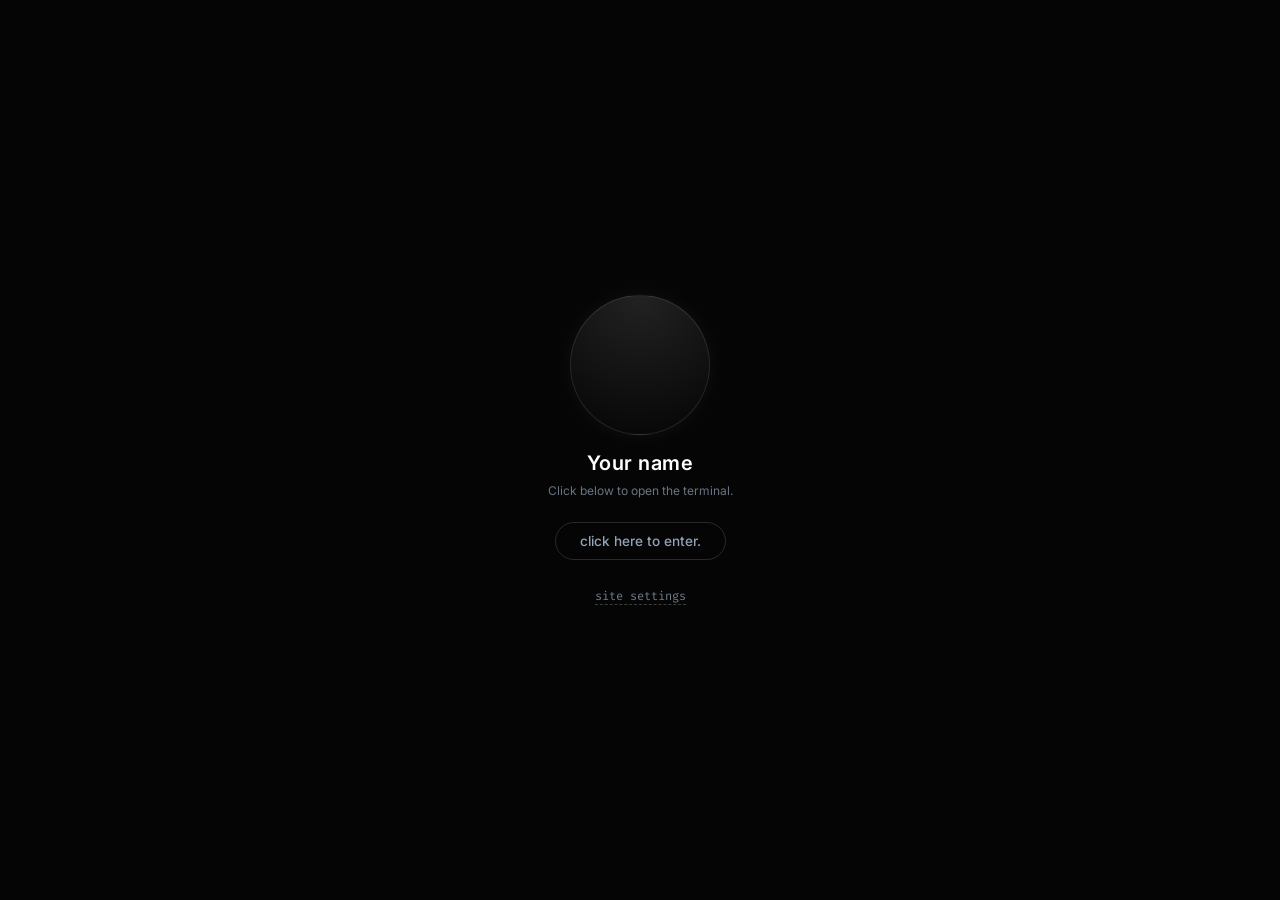
<file: index.html>
<!DOCTYPE html>
<html lang="en">
  <head>
    <meta charset="UTF-8" />
    <meta name="viewport" content="width=device-width, initial-scale=1" />
    <meta name="description" content="tiny terminal-themed link page" />
    <meta name="theme-color" content="#0d0d0d" />
    <title>Bio link</title>
    <link rel="preconnect" href="https://fonts.googleapis.com" />
    <link rel="preconnect" href="https://fonts.gstatic.com" crossorigin />
    <link
      href="https://fonts.googleapis.com/css2?family=Fira+Code:wght@400;500;600&family=Inter:wght@400;500;700&display=swap"
      rel="stylesheet"
    />
    <link rel="stylesheet" href="styles.css" />
  </head>
  <body>
    <div id="entry-overlay" class="entry-overlay">
      <div class="entry-content">
        <div class="avatar-container">
          <img src="" alt="" class="avatar" id="avatar-img" />
        </div>
        <h1 class="entry-title" id="entry-title"></h1>
        <p class="entry-subtitle" id="entry-subtitle"></p>
        <button id="btn-enter" class="btn-enter">click here to enter.</button>
        <a href="settings.html" class="entry-settings-link">site settings</a>
      </div>
    </div>

    <div class="bg-gradient" aria-hidden="true"></div>
    <div class="bg-noise" aria-hidden="true"></div>

    <main class="container">
      <header class="header">
        <h1 class="logo" id="site-brand">bio.link</h1>
        <p class="subtitle">Secure connection established.</p>
      </header>

      <section class="terminal-wrapper" role="region" aria-label="Terminal">
        <div class="terminal-header" aria-hidden="true">
          <div class="window-controls">
            <span class="control close"></span>
            <span class="control minimize"></span>
            <span class="control maximize"></span>
          </div>
          <div class="window-title">guest@bio:~</div>
        </div>

        <div class="terminal-body" id="terminal-body">
          <div id="history" class="history" aria-live="polite"></div>
          <form id="command-form" class="command-line" autocomplete="off">
            <span class="prompt-text" id="prompt">guest@bio:~$</span>
            <div class="input-wrapper">
              <input
                id="cmd-input"
                type="text"
                spellcheck="false"
                autocomplete="off"
                autofocus
                aria-label="Enter terminal command"
              />
              <span class="cursor"></span>
            </div>
          </form>
        </div>
      </section>
    </main>

    <audio id="bg-audio" loop preload="auto"></audio>
    <div class="music-player glass-panel" id="music-player" aria-label="Music player" hidden>
      <div class="music-info">
        <div class="music-icon-ring">
          <div class="music-icon">♪</div>
        </div>
        <div class="music-text">
          <div class="music-title" id="music-label">No track selected</div>
          <div class="music-status" id="music-status">Paused</div>
        </div>
      </div>
      <div class="music-controls">
        <button class="icon-btn" id="btn-play" aria-label="Play/Pause">
          <svg id="icon-play" viewBox="0 0 24 24" fill="currentColor">
            <path d="M8 5v14l11-7z"/>
          </svg>
          <svg id="icon-pause" viewBox="0 0 24 24" fill="currentColor" style="display: none;">
            <path d="M6 19h4V5H6v14zm8-14v14h4V5h-4z"/>
          </svg>
        </button>
        <button class="icon-btn" id="btn-mute" aria-label="Mute/Unmute">
          <svg id="icon-sound" viewBox="0 0 24 24" fill="currentColor">
            <path d="M3 9v6h4l5 5V4L7 9H3zm13.5 3c0-1.77-1.02-3.29-2.5-4.03v8.05c1.48-.73 2.5-2.25 2.5-4.02zM14 3.23v2.06c2.89.86 5 3.54 5 6.71s-2.11 5.85-5 6.71v2.06c4.01-.91 7-4.49 7-8.77s-2.99-7.86-7-8.77z"/>
          </svg>
          <svg id="icon-mute" viewBox="0 0 24 24" fill="currentColor" style="display: none;">
            <path d="M16.5 12c0-1.77-1.02-3.29-2.5-4.03v2.21l2.45 2.45c.03-.2.05-.41.05-.63zm2.5 0c0 .94-.2 1.82-.54 2.64l1.51 1.51C20.63 14.91 21 13.5 21 12c0-4.28-2.99-7.86-7-8.77v2.06c2.89.86 5 3.54 5 6.71zM4.27 3L3 4.27 7.73 9H3v6h4l5 5v-6.73l4.25 4.25c-.67.52-1.42.93-2.25 1.18v2.06c1.38-.31 2.63-.95 3.69-1.81L19.73 21 21 19.73l-9-9L4.27 3zM12 4L9.91 6.09 12 8.18V4z"/>
          </svg>
        </button>
        <div class="vol-slider-container">
          <input type="range" class="vol-slider" id="vol-slider" min="0" max="100" />
        </div>
      </div>
    </div>

    <script src="config.js"></script>
    <script src="main.js"></script>
  </body>
</html>
</file>
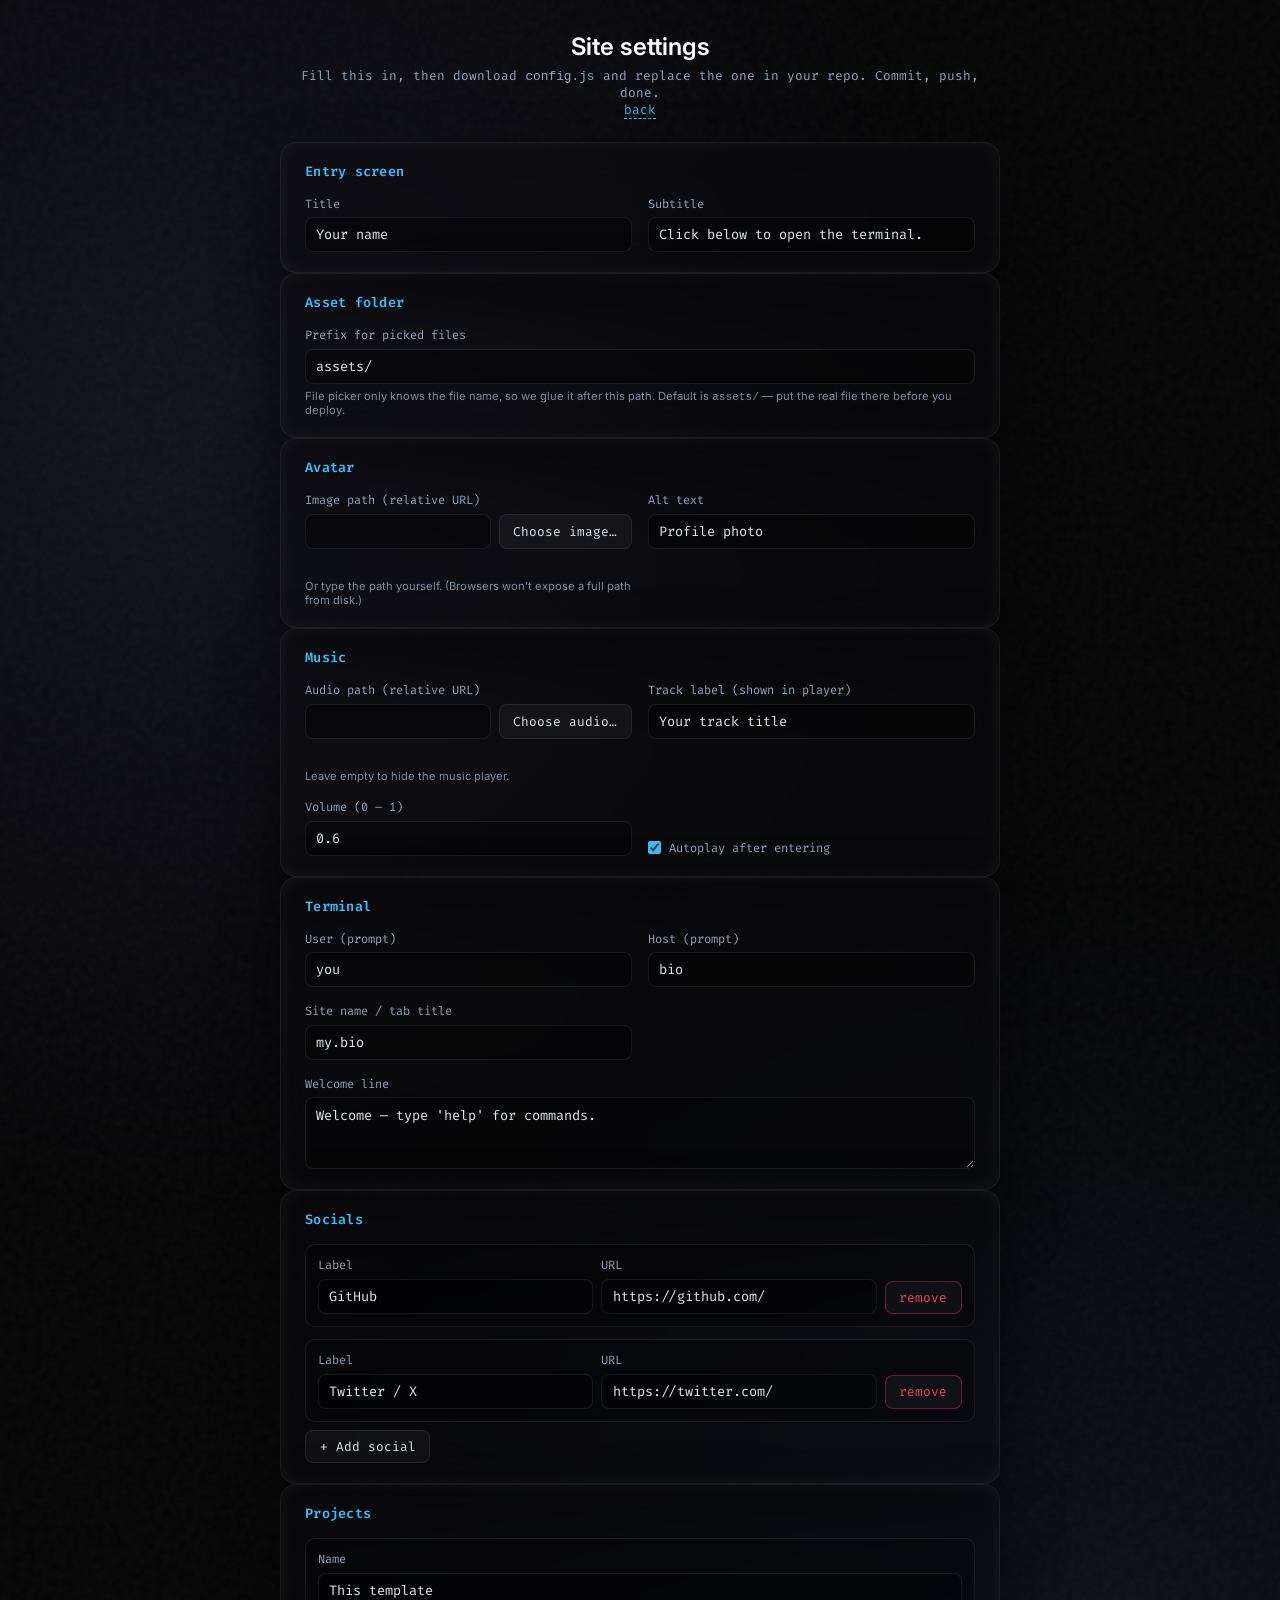
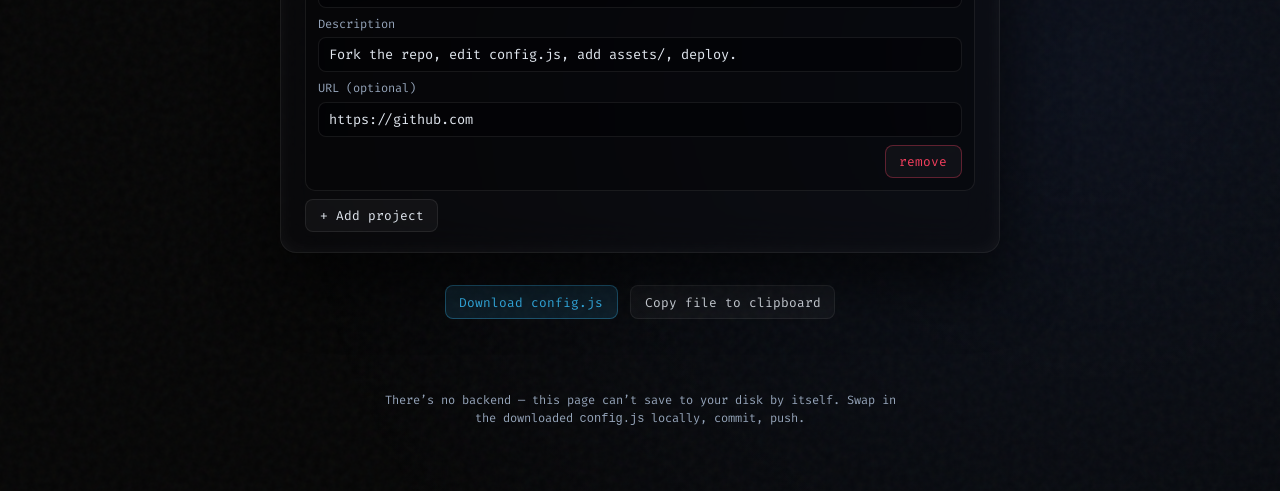
<file: settings.html>
<!DOCTYPE html>
<html lang="en">
  <head>
    <meta charset="UTF-8" />
    <meta name="viewport" content="width=device-width, initial-scale=1" />
    <meta name="description" content="Configure your terminal bio link" />
    <meta name="theme-color" content="#0d0d0d" />
    <title>Bio link — settings</title>
    <link rel="preconnect" href="https://fonts.googleapis.com" />
    <link rel="preconnect" href="https://fonts.gstatic.com" crossorigin />
    <link
      href="https://fonts.googleapis.com/css2?family=Fira+Code:wght@400;500;600&family=Inter:wght@400;500;700&display=swap"
      rel="stylesheet"
    />
    <link rel="stylesheet" href="styles.css" />
  </head>
  <body class="settings-page">
    <div class="bg-gradient" aria-hidden="true"></div>
    <div class="bg-noise" aria-hidden="true"></div>

    <main class="settings-layout">
      <header class="settings-header">
        <h1>Site settings</h1>
        <p>
          Fill this in, then download <code>config.js</code> and replace the one in your repo. Commit, push, done.
          <br />
          <a href="index.html">back</a>
        </p>
      </header>

      <form id="settings-form" class="settings-form" autocomplete="off">
        <section class="settings-panel">
          <h2>Entry screen</h2>
          <div class="settings-grid cols-2">
            <div class="settings-field">
              <label for="entry-title">Title</label>
              <input type="text" id="entry-title" name="entry-title" />
            </div>
            <div class="settings-field">
              <label for="entry-subtitle">Subtitle</label>
              <input type="text" id="entry-subtitle" name="entry-subtitle" />
            </div>
          </div>
        </section>

        <section class="settings-panel">
          <h2>Asset folder</h2>
          <div class="settings-field">
            <label for="asset-prefix">Prefix for picked files</label>
            <input type="text" id="asset-prefix" name="asset-prefix" spellcheck="false" />
            <span class="settings-field-hint"
              >File picker only knows the file name, so we glue it after this path. Default is <code>assets/</code> —
              put the real file there before you deploy.</span
            >
          </div>
        </section>

        <section class="settings-panel">
          <h2>Avatar</h2>
          <div class="settings-grid cols-2">
            <div class="settings-field">
              <label for="avatar-src">Image path (relative URL)</label>
              <div class="settings-file-row">
                <input type="text" id="avatar-src" name="avatar-src" spellcheck="false" />
                <input type="file" id="avatar-file" accept="image/*" hidden aria-hidden="true" />
                <button type="button" class="settings-btn" id="btn-pick-avatar">Choose image…</button>
              </div>
              <span class="settings-picked" id="avatar-picked" aria-live="polite"></span>
              <span class="settings-field-hint">Or type the path yourself. (Browsers won’t expose a full path from disk.)</span>
            </div>
            <div class="settings-field">
              <label for="avatar-alt">Alt text</label>
              <input type="text" id="avatar-alt" name="avatar-alt" />
            </div>
          </div>
        </section>

        <section class="settings-panel">
          <h2>Music</h2>
          <div class="settings-grid cols-2">
            <div class="settings-field">
              <label for="music-src">Audio path (relative URL)</label>
              <div class="settings-file-row">
                <input type="text" id="music-src" name="music-src" spellcheck="false" />
                <input type="file" id="music-file" accept="audio/*,.mp3,.wav,.ogg,.m4a,.flac,audio/mpeg" hidden aria-hidden="true" />
                <button type="button" class="settings-btn" id="btn-pick-music">Choose audio…</button>
              </div>
              <span class="settings-picked" id="music-picked" aria-live="polite"></span>
              <span class="settings-field-hint">Leave empty to hide the music player.</span>
            </div>
            <div class="settings-field">
              <label for="music-label">Track label (shown in player)</label>
              <input type="text" id="music-label" name="music-label" />
            </div>
            <div class="settings-field">
              <label for="music-volume">Volume (0 – 1)</label>
              <input type="number" id="music-volume" name="music-volume" min="0" max="1" step="0.05" />
            </div>
            <div class="settings-field" style="justify-content: flex-end">
              <label class="settings-check">
                <input type="checkbox" id="music-autoplay" name="music-autoplay" />
                Autoplay after entering
              </label>
            </div>
          </div>
        </section>

        <section class="settings-panel">
          <h2>Terminal</h2>
          <div class="settings-grid cols-2">
            <div class="settings-field">
              <label for="user">User (prompt)</label>
              <input type="text" id="user" name="user" />
            </div>
            <div class="settings-field">
              <label for="host">Host (prompt)</label>
              <input type="text" id="host" name="host" />
            </div>
            <div class="settings-field">
              <label for="site-name">Site name / tab title</label>
              <input type="text" id="site-name" name="site-name" />
            </div>
          </div>
          <div class="settings-field" style="margin-top: 1rem">
            <label for="welcome">Welcome line</label>
            <textarea id="welcome" name="welcome"></textarea>
          </div>
        </section>

        <section class="settings-panel">
          <h2>Socials</h2>
          <div id="social-rows" class="settings-rows"></div>
          <div class="settings-btn-row">
            <button type="button" class="settings-btn" id="btn-add-social">+ Add social</button>
          </div>
        </section>

        <section class="settings-panel">
          <h2>Projects</h2>
          <div id="project-rows" class="settings-rows"></div>
          <div class="settings-btn-row">
            <button type="button" class="settings-btn" id="btn-add-project">+ Add project</button>
          </div>
        </section>
      </form>

      <div class="settings-actions">
        <button type="button" class="settings-btn primary" id="btn-download">Download config.js</button>
        <button type="button" class="settings-btn" id="btn-copy">Copy file to clipboard</button>
      </div>
      <p id="settings-status" class="settings-status" role="status" aria-live="polite"></p>
      <p class="settings-footnote">
        There’s no backend — this page can’t save to your disk by itself. Swap in the downloaded <code>config.js</code> locally, commit, push.
      </p>
    </main>

    <script src="config.js"></script>
    <script src="settings.js"></script>
  </body>
</html>
</file>
<file: styles.css>
:root {
  --bg-dark: #050505;
  --bg-gradient-1: #1a1a2e;
  --bg-gradient-2: #0f172a;
  
  --brand: #ffffff;
  --brand-dim: rgba(255, 255, 255, 0.7);
  --brand-dimmer: rgba(255, 255, 255, 0.3);
  
  --terminal-bg: rgba(10, 10, 15, 0.5);
  --terminal-border: rgba(255, 255, 255, 0.08);
  --glass-shadow: 0 30px 60px rgba(0, 0, 0, 0.6), 0 0 20px rgba(255, 255, 255, 0.05) inset;
  
  --text-main: #e2e8f0;
  --text-muted: #94a3b8;
  --text-accent: #38bdf8;
  --text-success: #10b981;
  --text-error: #f43f5e;
  --text-warning: #fbbf24;

  --font-mono: 'Fira Code', 'JetBrains Mono', monospace;
  --font-sans: 'Inter', system-ui, sans-serif;
  
  --transition-smooth: all 0.3s cubic-bezier(0.25, 0.8, 0.25, 1);
}

* {
  box-sizing: border-box;
  margin: 0;
  padding: 0;
}

body {
  font-family: var(--font-sans);
  background-color: var(--bg-dark);
  color: var(--text-main);
  min-height: 100vh;
  display: flex;
  align-items: center;
  justify-content: center;
  overflow: hidden;
  position: relative;
}

/* bg */
.bg-gradient {
  position: absolute;
  inset: 0;
  background: radial-gradient(circle at 15% 20%, var(--bg-gradient-1), transparent 40%),
              radial-gradient(circle at 85% 80%, var(--bg-gradient-2), transparent 40%);
  opacity: 0.6;
  z-index: 0;
}

.bg-noise {
  position: absolute;
  inset: 0;
  background-image: url("data:image/svg+xml,%3Csvg viewBox='0 0 200 200' xmlns='http://www.w3.org/2000/svg'%3E%3Cfilter id='noiseFilter'%3E%3CfeTurbulence type='fractalNoise' baseFrequency='0.85' numOctaves='3' stitchTiles='stitch'/%3E%3C/filter%3E%3Crect width='100%25' height='100%25' filter='url(%23noiseFilter)'/%3E%3C/svg%3E");
  opacity: 0.04;
  pointer-events: none;
  z-index: 1;
}

.container {
  position: relative;
  z-index: 10;
  width: 100%;
  max-width: 800px;
  padding: 2rem;
  display: flex;
  flex-direction: column;
  gap: 2rem;
  animation: fadeUp 0.8s ease-out forwards;
}

@keyframes fadeUp {
  from { opacity: 0; transform: translateY(20px); }
  to { opacity: 1; transform: translateY(0); }
}

.header {
  text-align: center;
}

.logo {
  font-size: 3rem;
  font-weight: 700;
  letter-spacing: -1px;
  color: var(--brand);
}

.logo-dot {
  color: var(--text-accent);
}

.subtitle {
  font-family: var(--font-mono);
  font-size: 0.875rem;
  color: var(--text-success);
  margin-top: 0.5rem;
  opacity: 0.8;
}

.terminal-wrapper {
  background: var(--terminal-bg);
  border: 1px solid var(--terminal-border);
  border-radius: 16px;
  backdrop-filter: blur(20px);
  -webkit-backdrop-filter: blur(20px);
  box-shadow: var(--glass-shadow);
  overflow: hidden;
  display: flex;
  flex-direction: column;
  height: 60vh;
  min-height: 400px;
}

.terminal-header {
  background: rgba(0, 0, 0, 0.2);
  padding: 12px 16px;
  display: flex;
  align-items: center;
  border-bottom: 1px solid var(--terminal-border);
}

.window-controls {
  display: flex;
  gap: 8px;
}

.control {
  width: 12px;
  height: 12px;
  border-radius: 50%;
  opacity: 0.8;
  transition: opacity 0.2s;
}

.control:hover { opacity: 1; }
.control.close { background: #ff5f56; }
.control.minimize { background: #ffbd2e; }
.control.maximize { background: #27c93f; }

.window-title {
  font-family: var(--font-mono);
  font-size: 0.75rem;
  color: var(--text-muted);
  flex-grow: 1;
  text-align: center;
  padding-right: 56px; /* window buttons */
}

.terminal-body {
  flex-grow: 1;
  padding: 1.5rem;
  font-family: var(--font-mono);
  font-size: 0.95rem;
  line-height: 1.6;
  overflow-y: auto;
  scroll-behavior: smooth;
  display: flex;
  flex-direction: column;
}

.terminal-body::-webkit-scrollbar {
  width: 8px;
}
.terminal-body::-webkit-scrollbar-track {
  background: transparent;
}
.terminal-body::-webkit-scrollbar-thumb {
  background: var(--brand-dimmer);
  border-radius: 4px;
}
.terminal-body::-webkit-scrollbar-thumb:hover {
  background: var(--brand-dim);
}

.history {
  flex-grow: 1;
  display: flex;
  flex-direction: column;
  gap: 0.5rem;
}

.block { margin-bottom: 0.25rem; animation: slideInX 0.3s ease-out forwards; }

@keyframes slideInX {
  from { opacity: 0; transform: translateX(-10px); }
  to { opacity: 1; transform: translateX(0); }
}

.block-cmd { color: var(--text-muted); }
.block-cmd .typed { color: var(--text-main); margin-left: 8px; font-weight: 500;}

.block-out { color: var(--text-main); white-space: pre-wrap; margin-bottom: 1rem; }
.block-err { color: var(--text-error); margin-bottom: 1rem; }
.block-warn { color: var(--text-warning); border-left: 2px solid var(--text-warning); padding-left: 10px; margin-bottom: 1rem; }

.block-out a {
  color: var(--text-accent);
  text-decoration: none;
  border-bottom: 1px dashed var(--text-accent);
  transition: var(--transition-smooth);
}

.block-out a:hover {
  color: #fff;
  border-bottom-color: #fff;
  text-shadow: 0 0 10px rgba(56, 189, 248, 0.5);
}

.command-line {
  display: flex;
  gap: 0.75rem;
  align-items: center;
  margin-top: 1rem;
}

.prompt-text {
  color: var(--text-accent);
  font-weight: 500;
  white-space: nowrap;
}

.input-wrapper {
  position: relative;
  flex-grow: 1;
  display: flex;
  align-items: center;
}

#cmd-input {
  width: 100%;
  background: transparent;
  border: none;
  color: transparent; /* fake cursor line */
  font-family: inherit;
  font-size: inherit;
  outline: none;
  caret-color: transparent;
  z-index: 2;
  position: absolute;
  inset: 0;
}

.cursor {
  position: relative;
  min-height: 1.2em;
  color: var(--text-main);
  pointer-events: none;
  white-space: pre;
}

.cursor::after {
  content: "█";
  color: var(--text-accent);
  animation: blink 1s step-end infinite;
  display: inline-block;
  vertical-align: text-bottom;
  font-size: 0.9em;
  margin-left: 1px;
}

@keyframes blink {
  0%, 100% { opacity: 1; }
  50% { opacity: 0; }
}

.glass-panel {
  background: rgba(15, 15, 20, 0.6);
  border: 1px solid var(--terminal-border);
  backdrop-filter: blur(16px);
  -webkit-backdrop-filter: blur(16px);
  box-shadow: 0 10px 30px rgba(0,0,0,0.5);
}

.music-player {
  position: fixed;
  bottom: 2rem;
  left: 2rem;
  z-index: 50;
  border-radius: 12px;
  padding: 1rem;
  display: flex;
  align-items: center;
  gap: 1.5rem;
  min-width: 280px;
  transform: translateY(0);
  transition: opacity 0.4s, transform 0.4s;
}

.music-player[hidden] {
  opacity: 0;
  pointer-events: none;
  transform: translateY(20px);
  display: flex; /* still want transition when [hidden] */
}

.music-info {
  display: flex;
  align-items: center;
  gap: 12px;
  flex-grow: 1;
}

.music-icon-ring {
  width: 36px;
  height: 36px;
  border-radius: 50%;
  background: linear-gradient(135deg, rgba(255,255,255,0.1), rgba(255,255,255,0));
  border: 1px solid rgba(255,255,255,0.1);
  display: flex;
  align-items: center;
  justify-content: center;
  position: relative;
  overflow: hidden;
}

.music-icon {
  font-size: 14px;
  color: var(--text-accent);
}

.is-playing .music-icon-ring::before {
  content: '';
  position: absolute;
  inset: -2px;
  border-radius: 50%;
  background: conic-gradient(from 0deg, transparent, var(--text-accent), transparent);
  animation: rotate 3s linear infinite;
  opacity: 0.5;
}

@keyframes rotate {
  100% { transform: rotate(360deg); }
}

.music-title {
  font-size: 0.875rem;
  font-weight: 500;
  color: var(--brand);
  white-space: nowrap;
  max-width: 120px;
  overflow: hidden;
  text-overflow: ellipsis;
}

.music-status {
  font-size: 0.7rem;
  color: var(--text-muted);
  text-transform: uppercase;
  letter-spacing: 0.5px;
  margin-top: 2px;
}

.music-controls {
  display: flex;
  align-items: center;
  gap: 8px;
}

.icon-btn {
  background: transparent;
  border: none;
  color: var(--text-main);
  cursor: pointer;
  width: 28px;
  height: 28px;
  display: flex;
  align-items: center;
  justify-content: center;
  border-radius: 6px;
  transition: var(--transition-smooth);
}

.icon-btn:hover {
  background: rgba(255, 255, 255, 0.1);
  color: var(--brand);
}

.icon-btn svg {
  width: 18px;
  height: 18px;
}

.vol-slider-container {
  width: 60px;
  display: flex;
  align-items: center;
}

.vol-slider {
  width: 100%;
  -webkit-appearance: none;
  appearance: none;
  background: transparent;
  outline: none;
}

.vol-slider::-webkit-slider-runnable-track {
  width: 100%;
  height: 4px;
  background: rgba(255,255,255,0.1);
  border-radius: 2px;
}

.vol-slider::-webkit-slider-thumb {
  -webkit-appearance: none;
  height: 12px;
  width: 12px;
  border-radius: 50%;
  background: var(--text-accent);
  margin-top: -4px;
  cursor: pointer;
  box-shadow: 0 0 10px rgba(56, 189, 248, 0.5);
  transition: transform 0.2s;
}

.vol-slider::-webkit-slider-thumb:hover {
  transform: scale(1.2);
}

@media (max-width: 640px) {
  .container { padding: 1rem; }
  .terminal-wrapper { height: 75vh; }
  .music-player { left: 1rem; right: 1rem; bottom: 1rem; justify-content: space-between; }
}

.entry-overlay {
  position: fixed;
  inset: 0;
  background-color: var(--bg-dark);
  z-index: 9999;
  display: flex;
  align-items: center;
  justify-content: center;
  transition: opacity 0.8s cubic-bezier(0.16, 1, 0.3, 1), visibility 0.8s;
}

.entry-overlay.hidden {
  opacity: 0;
  visibility: hidden;
  pointer-events: none;
}

.entry-content {
  display: flex;
  flex-direction: column;
  align-items: center;
  gap: 0.5rem;
  animation: fadeUp 1s ease-out;
}

.avatar-container {
  width: 140px;
  height: 140px;
  border-radius: 50%;
  border: 1px solid rgba(255, 255, 255, 0.1);
  overflow: hidden;
  box-shadow: 0 0 20px rgba(255, 255, 255, 0.05);
  background: radial-gradient(circle at top, #222, #050505);
  display: flex;
  align-items: center;
  justify-content: center;
  margin-bottom: 0.5rem;
}

.avatar {
  width: 100%;
  height: 100%;
  object-fit: cover;
}

.avatar:not([src]),
.avatar[src=""] {
  display: none;
}

.entry-title {
  font-family: var(--font-sans);
  font-size: 1.25rem;
  font-weight: 600;
  color: var(--brand);
  letter-spacing: 0.5px;
}

.entry-subtitle {
  font-family: var(--font-sans);
  font-size: 0.75rem;
  color: var(--text-muted);
  opacity: 0.7;
}

.btn-enter {
  margin-top: 1rem;
  background: transparent;
  color: var(--text-muted);
  font-family: var(--font-sans);
  font-weight: 500;
  font-size: 0.85rem;
  padding: 0.6rem 1.5rem;
  border: 1px solid rgba(255, 255, 255, 0.15);
  border-radius: 999px;
  cursor: pointer;
  transition: all 0.3s ease;
  backdrop-filter: blur(5px);
}

.btn-enter:hover {
  background: rgba(255, 255, 255, 0.05);
  color: var(--brand);
  border-color: rgba(255, 255, 255, 0.3);
  box-shadow: 0 0 15px rgba(255, 255, 255, 0.05);
  transform: translateY(-2px);
}

.entry-settings-link {
  margin-top: 1.25rem;
  font-size: 0.75rem;
  font-family: var(--font-mono);
  color: var(--text-muted);
  text-decoration: none;
  border-bottom: 1px dashed var(--brand-dimmer);
  opacity: 0.75;
  transition: var(--transition-smooth);
}

.entry-settings-link:hover {
  color: var(--text-accent);
  border-bottom-color: var(--text-accent);
  opacity: 1;
}

/* settings page */
body.settings-page {
  overflow-y: auto;
  align-items: flex-start;
  justify-content: flex-start;
  padding: 2rem 1rem 4rem;
}

.settings-layout {
  position: relative;
  z-index: 10;
  width: 100%;
  max-width: 720px;
  margin: 0 auto;
  display: flex;
  flex-direction: column;
  gap: 1.5rem;
}

.settings-header {
  text-align: center;
}

.settings-header h1 {
  font-size: 1.5rem;
  font-weight: 600;
  color: var(--brand);
}

.settings-header p {
  font-family: var(--font-mono);
  font-size: 0.8rem;
  color: var(--text-muted);
  margin-top: 0.35rem;
}

.settings-header a {
  color: var(--text-accent);
  text-decoration: none;
  border-bottom: 1px dashed var(--text-accent);
}

.settings-header a:hover {
  color: #fff;
  border-bottom-color: #fff;
}

.settings-panel {
  background: var(--terminal-bg);
  border: 1px solid var(--terminal-border);
  border-radius: 16px;
  backdrop-filter: blur(20px);
  -webkit-backdrop-filter: blur(20px);
  box-shadow: var(--glass-shadow);
  padding: 1.25rem 1.5rem;
}

.settings-panel h2 {
  font-family: var(--font-mono);
  font-size: 0.85rem;
  font-weight: 600;
  color: var(--text-accent);
  margin-bottom: 1rem;
  letter-spacing: 0.02em;
}

.settings-grid {
  display: grid;
  gap: 1rem;
}

@media (min-width: 560px) {
  .settings-grid.cols-2 {
    grid-template-columns: 1fr 1fr;
  }
}

.settings-field {
  display: flex;
  flex-direction: column;
  gap: 0.35rem;
}

.settings-field label {
  font-size: 0.75rem;
  font-family: var(--font-mono);
  color: var(--text-muted);
}

.settings-field input[type="text"],
.settings-field input[type="url"],
.settings-field input[type="number"],
.settings-field textarea {
  width: 100%;
  background: rgba(0, 0, 0, 0.35);
  border: 1px solid var(--terminal-border);
  border-radius: 8px;
  padding: 0.5rem 0.65rem;
  font-family: var(--font-mono);
  font-size: 0.85rem;
  color: var(--text-main);
  outline: none;
  transition: border-color 0.2s;
}

.settings-field input:focus,
.settings-field textarea:focus {
  border-color: rgba(56, 189, 248, 0.45);
}

.settings-field textarea {
  min-height: 4.5rem;
  resize: vertical;
  line-height: 1.5;
}

.settings-field-hint {
  font-size: 0.7rem;
  color: var(--text-muted);
  opacity: 0.85;
}

.settings-check {
  display: flex;
  align-items: center;
  gap: 0.5rem;
  font-family: var(--font-mono);
  font-size: 0.85rem;
  color: var(--text-main);
  cursor: pointer;
}

.settings-check input {
  accent-color: var(--text-accent);
}

.settings-rows {
  display: flex;
  flex-direction: column;
  gap: 0.75rem;
}

.settings-row {
  display: grid;
  grid-template-columns: 1fr;
  gap: 0.5rem;
  padding: 0.75rem;
  background: rgba(0, 0, 0, 0.25);
  border: 1px solid var(--terminal-border);
  border-radius: 10px;
}

@media (min-width: 560px) {
  .settings-row.social-row {
    grid-template-columns: 1fr 1fr auto;
    align-items: end;
  }
}

.settings-row.project-row {
  display: flex;
  flex-direction: column;
  gap: 0.5rem;
}

.settings-row.project-row .proj-remove {
  align-self: flex-end;
}

.settings-btn-row {
  display: flex;
  flex-wrap: wrap;
  gap: 0.5rem;
  margin-top: 0.5rem;
}

.settings-btn {
  font-family: var(--font-mono);
  font-size: 0.8rem;
  padding: 0.45rem 0.85rem;
  border-radius: 8px;
  cursor: pointer;
  transition: var(--transition-smooth);
  border: 1px solid var(--terminal-border);
  background: rgba(255, 255, 255, 0.04);
  color: var(--text-main);
}

.settings-btn:hover {
  background: rgba(255, 255, 255, 0.08);
  border-color: rgba(255, 255, 255, 0.2);
}

.settings-btn.primary {
  background: rgba(56, 189, 248, 0.12);
  border-color: rgba(56, 189, 248, 0.35);
  color: var(--text-accent);
}

.settings-btn.primary:hover {
  background: rgba(56, 189, 248, 0.2);
}

.settings-btn.danger {
  color: var(--text-error);
  border-color: rgba(244, 63, 94, 0.35);
}

.settings-btn.danger:hover {
  background: rgba(244, 63, 94, 0.1);
}

.settings-actions {
  display: flex;
  flex-wrap: wrap;
  gap: 0.75rem;
  justify-content: center;
  padding: 0.5rem 0;
}

.settings-footnote {
  font-family: var(--font-mono);
  font-size: 0.75rem;
  color: var(--text-muted);
  text-align: center;
  line-height: 1.5;
  max-width: 520px;
  margin: 0 auto;
}

.settings-status {
  font-family: var(--font-mono);
  font-size: 0.8rem;
  text-align: center;
  min-height: 1.25em;
  color: var(--text-success);
}

.settings-file-row {
  display: flex;
  flex-wrap: wrap;
  gap: 0.5rem;
  align-items: stretch;
}

.settings-file-row input[type="text"] {
  flex: 1 1 180px;
  min-width: 0;
}

.settings-file-row .settings-btn {
  flex-shrink: 0;
  white-space: nowrap;
}

.settings-picked {
  display: block;
  font-family: var(--font-mono);
  font-size: 0.7rem;
  color: var(--text-accent);
  margin-top: 0.35rem;
  min-height: 1.2em;
}
</file>
